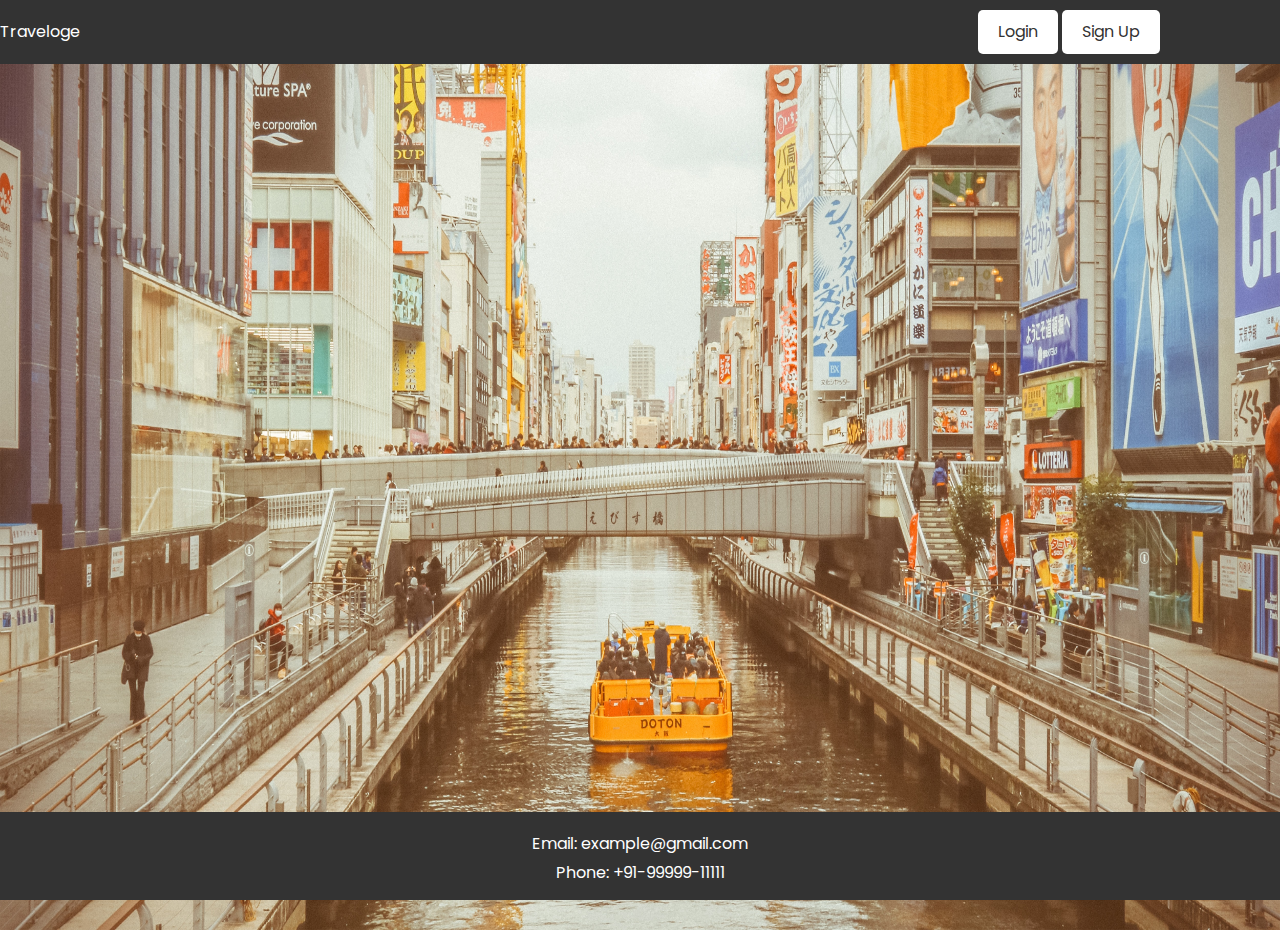
<file: index.html>
<!DOCTYPE html>
<html lang="en">
<head>
    <meta charset="UTF-8">
    <meta name="viewport" content="width=device-width, initial-scale=1.0">
    <title>Welcome to our Travel Site</title>
    <link rel="stylesheet" href="style.css">
    <link rel="stylesheet" href="https://cdn.jsdelivr.net/npm/bootstrap@4.5.2/dist/css/bootstrap.min.css">

</head>
<body>
    <header>
        <nav id="one">
            <div class="logo">Traveloge</div>
            <!-- <ul class="nav-links">
    <li><a href="#" onclick="showAlert()">Home</a></li>
</ul> -->

            <div class="auth-buttons">
                <a href="login.html"><button class="login-button">Login</button></a>
                <a href="signup.html"><button class="signup-button">Sign Up</button></a>                
            </div>
        </nav>
    </header>

    <div class="image-carousel">
        <div class="carousel">
          <img src="images/image1.jpg" alt="Image 1">
          <img src="images/image2.jpg" alt="Image 2">
          <img src="images/image3.jpg" alt="Image 3">
          <img src="images/image4.jpg" alt="Image 4">
          <img src="images/image5.jpg" alt="Image 5">
        </div>
      </div>
      

    <footer>
        <div class="contact-info">
            <p>Email: example@gmail.com</p>
            <p>Phone: +91-99999-11111</p>
        </div>
    </footer>
    <script src="script.js" defer></script>
</body>
</html>
</file>
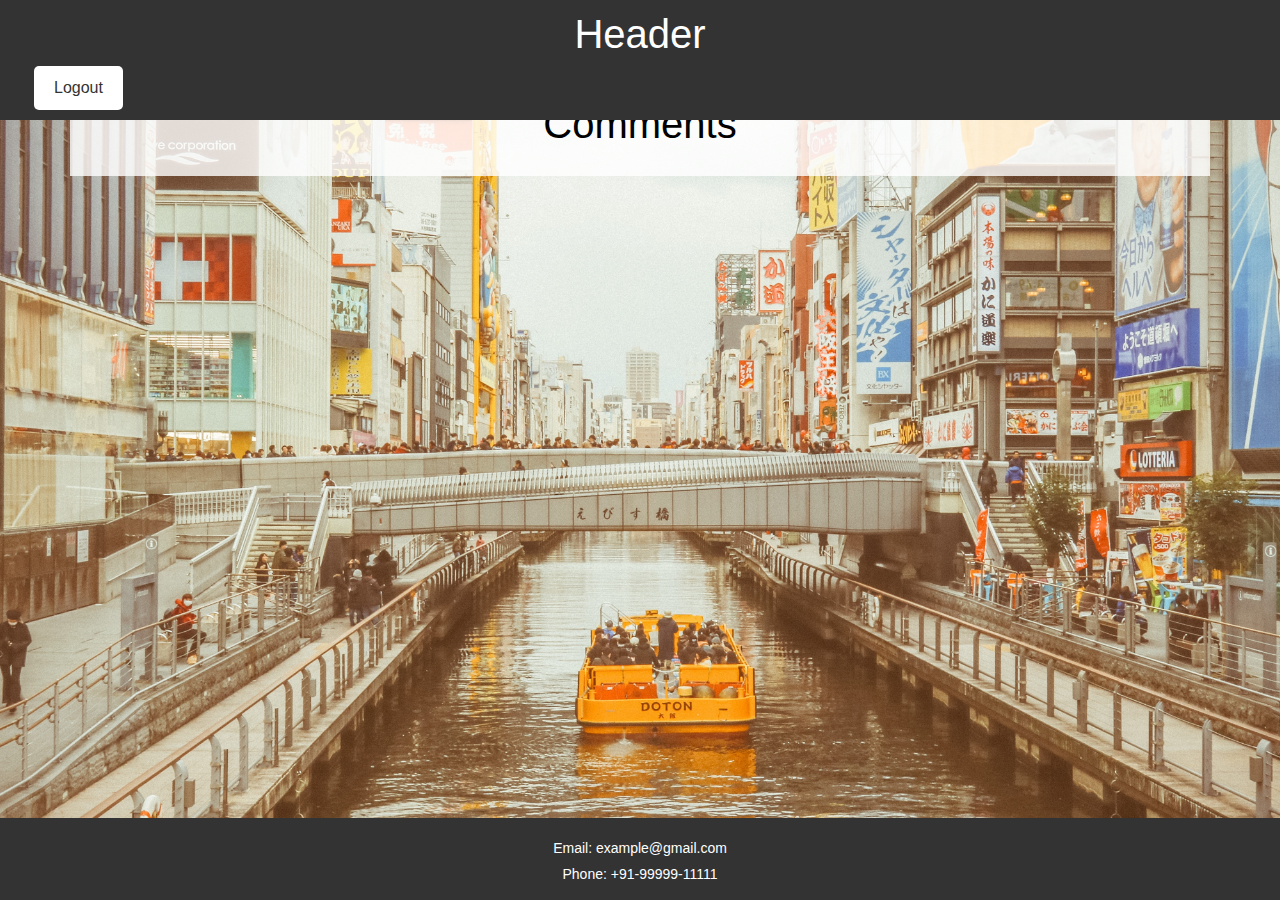
<file: fetch.html>
<!DOCTYPE html>
<html lang="en">
<head>
    <meta charset="UTF-8">
    <meta name="viewport" content="width=device-width, initial-scale=1.0">
    <title>Our Travel Comments</title>
    <link rel="stylesheet" href="fetch.css">
    <link rel="stylesheet" href="https://cdn.jsdelivr.net/npm/bootstrap@4.5.2/dist/css/bootstrap.min.css">

</head>
<body>
    <header>
        <h1>Header</h1>
        <div class="auth-buttons">
            <button class="logout-button" id="logoutButton">Logout</button>
        </div>
        
    </header>
   
    <div class="container">
        <h1>Comments</h1>
        <div class="row" id="card-row"></div>
    </div>
    <footer>
        <div class="contact-info">
            <p>Email: example@gmail.com</p>
            <p>Phone: +91-99999-11111</p>
        </div>
    </footer>
    
    <script src="fetch.js"></script>
</body>
</html>
</file>
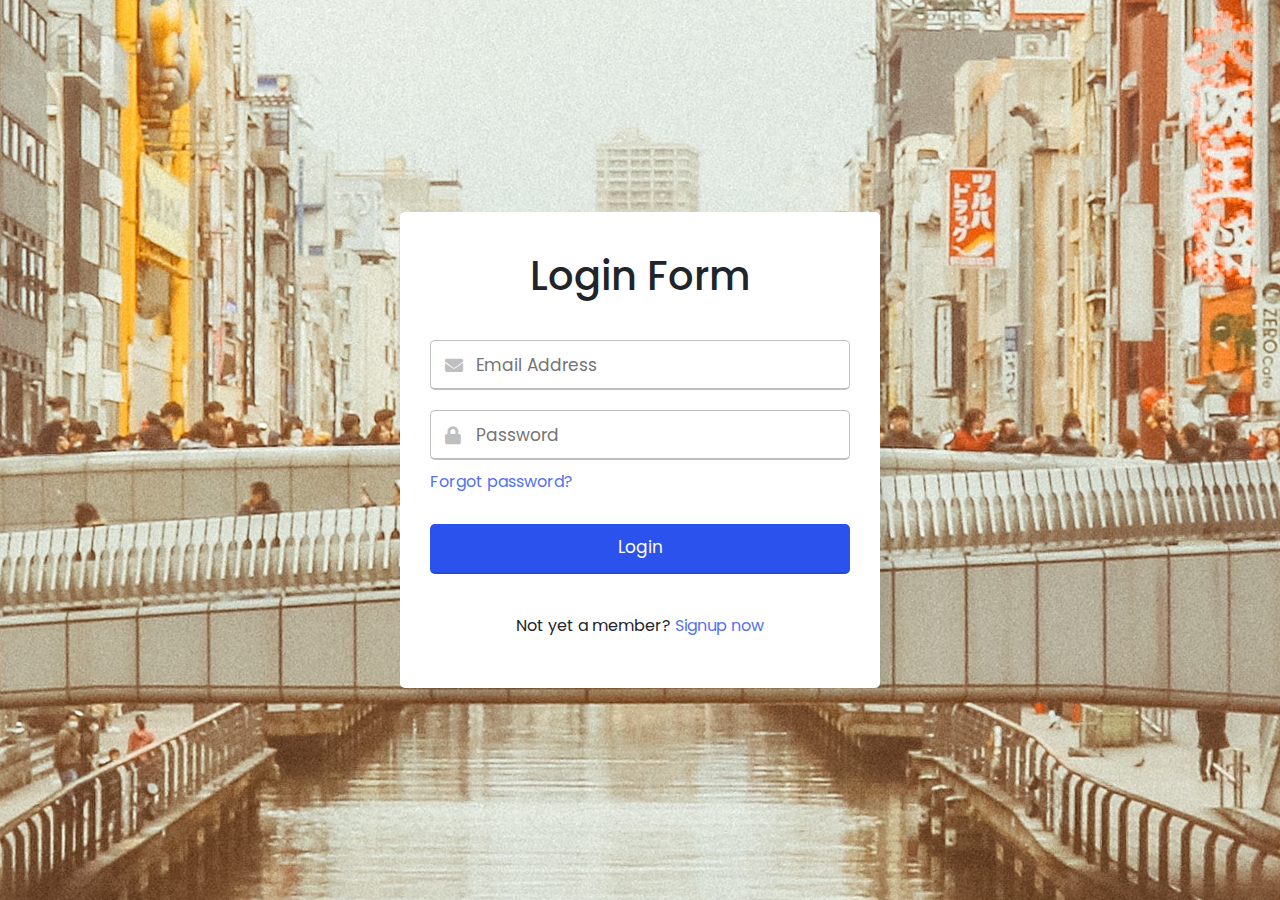
<file: login.html>
<!DOCTYPE html>
<html lang="en">
<head>
  <meta charset="UTF-8">
  <meta name="viewport" content="width=device-width, initial-scale=1.0">
  <title>Login and Signup</title>
  <link rel="stylesheet" href="common.css">
  <link rel="stylesheet" href="https://cdnjs.cloudflare.com/ajax/libs/font-awesome/5.15.3/css/all.min.css" title="Font Awesome">
  <link rel="stylesheet" href="https://cdn.jsdelivr.net/npm/bootstrap@4.5.2/dist/css/bootstrap.min.css">

</head>
<body>
<header class="wrapper" id="signup-wrapper">
    <h1>Login Form</h1>
    <form id="loginForm" action="fetch.html">
        <div class="field email">
            <div class="input-area">
                <input type="email" name="email" placeholder="Email Address" required>
                <i class="icon fas fa-envelope"></i>
                <i class="error error-icon fas fa-exclamation-circle"></i>
            </div>
            <div class="error error-txt">Email can't be blank</div>
        </div>
        <div class="field password">
            <div class="input-area">
                <input type="password" name="loginPassword" placeholder="Password" required>
                <i class="icon fas fa-lock"></i>
                <i class="error error-icon fas fa-exclamation-circle"></i>
            </div>
            <div class="error error-txt">Password can't be blank</div>
        </div>        
        <section class="pass-txt"><a href="#">Forgot password?</a></section>
        <input type="submit" value="Login">
    </form>
    <section class="sign-txt">Not yet a member? <a id="signup-link" href="signup.html">Signup now</a></section>
    
</header>
<script src="login.js"></script>
</body>
</html>
</file>
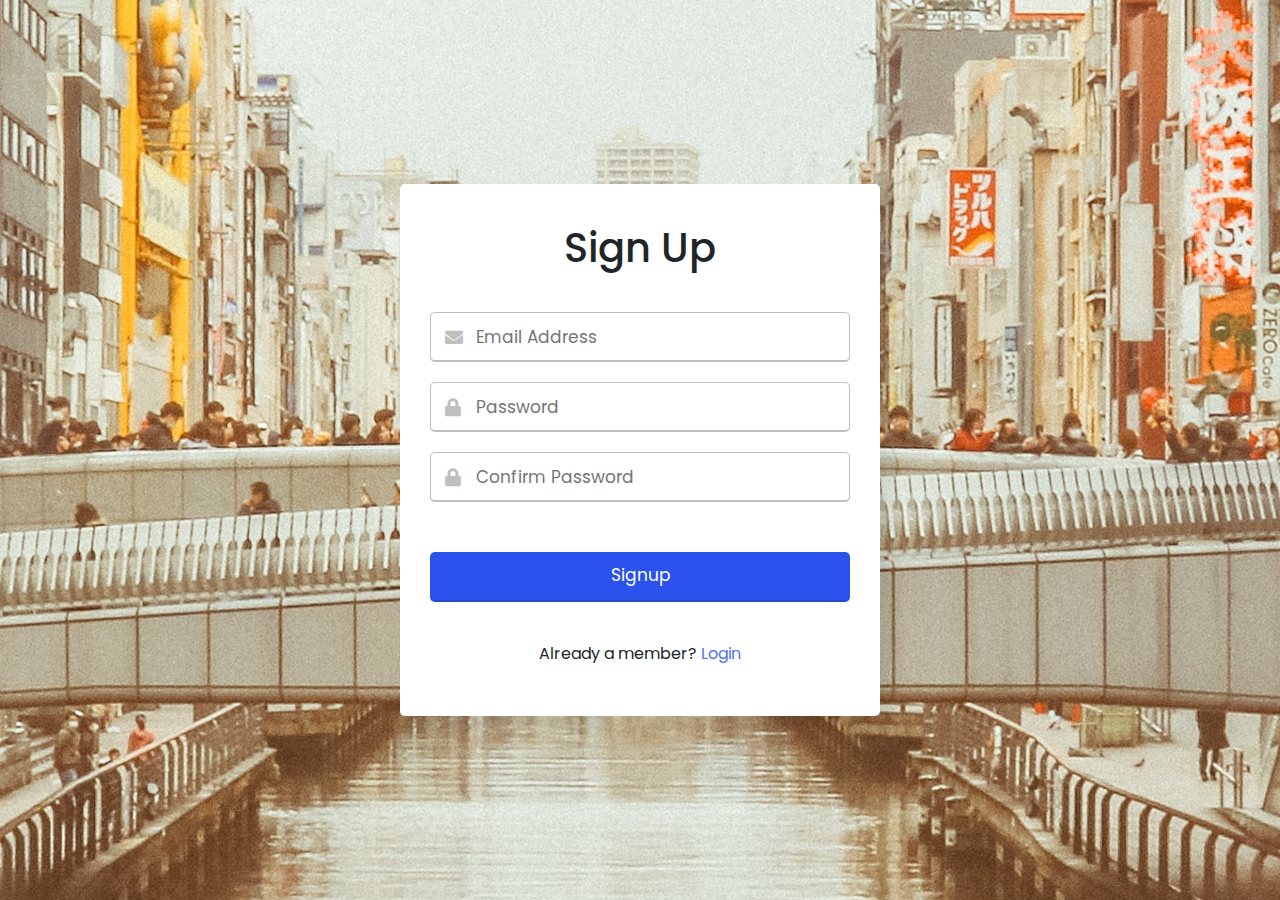
<file: signup.html>
<!DOCTYPE html>
<html lang="en">
<head>
  <meta charset="UTF-8">
  <meta name="viewport" content="width=device-width, initial-scale=1.0">
  <title>Login and Signup</title>
  <link rel="stylesheet" href="common.css">
  <link rel="stylesheet" href="https://cdnjs.cloudflare.com/ajax/libs/font-awesome/5.15.3/css/all.min.css" title="Font Awesome">
  <link rel="stylesheet" href="https://cdn.jsdelivr.net/npm/bootstrap@4.5.2/dist/css/bootstrap.min.css">

</head>
<body>
<header class="wrapper" id="signup-wrapper">
    <h1>Sign Up</h1>
    <form id="signupForm" action="login.html" onsubmit="return validateForm()" method="get">
        <div class="field email">
            <div class="input-area">
                <input type="email" name="email" placeholder="Email Address" required>
                <i class="icon fas fa-envelope"></i>
                <i class="error error-icon fas fa-exclamation-circle"></i>
            </div>
            <div class="error error-txt" id="emailError">Email can't be blank</div>
        </div>
        <div class="field password">
            <div class="input-area">
                <input type="password" name="password" id="password" placeholder="Password" minlength="8" maxlength="20" required>
                <i class="icon fas fa-lock"></i>
                <i class="error error-icon fas fa-exclamation-circle"></i>
            </div>
        </div>
        <div class="field password">
            <div class="input-area">
                <input type="password" name="password" id="confirmPassword" placeholder="Confirm Password" minlength="8" maxlength="20" required>
                <i class="icon fas fa-lock"></i>
                <i class="error error-icon fas fa-exclamation-circle"></i>
            </div>
            <div class="error error-txt" id="passwordError">Passwords do not match</div>
        </div>
        <input type="submit" value="Signup" >
    </form>
    <section class="login-txt">Already a member? <a id="login-link" href="login.html">Login</a></section>
</header>
<script src="signup.js"></script>
</body>
</html>
</file>
<file: style.css>
@import url('https://fonts.googleapis.com/css2?family=Poppins:wght@400;500;600&display=swap');

* {
  margin: 0;
  padding: 0;
  box-sizing: border-box;
  font-family: "Poppins", sans-serif;
}

body {
  width: 100%;
  height: 100vh;
  display: flex;
  align-items: center;
  justify-content: center;
  background: #5372F0;
  font-family: Arial, sans-serif;
}

::selection {
  color: #fff;
  background: #5372F0;
}

header {
    background-color: #333;
    color: #fff;
    padding: 10px 0;
    border: none;
    border-radius: 0;
    cursor: pointer;
    position: fixed;
    top: 0;
    left: 0;
    right: 0;
    z-index: 1000;
    display: flex;
    justify-content: space-between;
    align-items: center;
  }
  
  .nav-links {
    list-style: none;
    display: flex;
    align-items: center;
    margin: 0;
    padding: 0;
    margin-left: 20px; /* Add margin-left to create space between the logo and the links */
  }
  
  .nav-links li {
    align-items: center;
    margin-left: 20px;
    margin-right: 10px; /* Reduce the margin-right to bring the "Home" link closer to the buttons */
    display: inline;
  }
  
  .auth-buttons {
    display: flex;
    align-items: center;
    margin: 0;
    padding: 0;
    margin-left: 24px; 
  }
  
  .auth-buttons a:first-child button {
    margin-left: 870px; 
  }
  
  .auth-buttons button {
    background-color: #fff;
    color: #333;
    padding: 10px 20px;
    border: none;
    border-radius: 5px;
    cursor: pointer;
  }
  
 
  .logo, .nav-links, .auth-buttons {
    display: inline;
  }
  
  .image-carousel {
    width: 100%;
    overflow: hidden;
  }
  
  .carousel {
    display: flex;
    transition: transform 0.5s;
  }
  
  .carousel img {
    width: 100%;
    height: auto;
  }
  
  
footer {
  background-color: #333;
  color: white;
  text-align: center;
  padding: 10px;
  position: fixed;
  bottom: 0;
  width: 100%;
}

.contact-info {
  margin-top: 10px;
}

.contact-info p {
  margin: 5px;
}
</file>
<file: fetch.css>
.container {
    width: 80%;
    margin: 0 auto;
    text-align: center;
    font-family: Arial, sans-serif;
}

.card-row {
    display: flex;
    justify-content: space-between;
    margin-bottom: 20px;
}

.card {
    width: calc(33.33% - 10px);
    border: 1px solid #ccc;
    border-radius: 5px;
    padding: 10px;
    box-shadow: 0 2px 4px rgba(0, 0, 0, 0.1);
}

h2 {
    font-size: 18px;
    margin-bottom: 10px;
}

p {
    font-size: 14px;
    margin: 5px 0;
}
body {
    padding-top: 80px;
    background: url('images/image1.jpg') center center;
    background-size: cover;
    background-attachment: fixed; /* Keeps the background fixed while scrolling */
  }
  
  header {
    background-color: #333;
    color: #fff;
    padding: 10px ;
    text-align: center;
    border: none;
    border-radius: 0;
    cursor: pointer;
    position: fixed;
    top: 0;
    left: 0;
    right: 0;
    z-index: 1;
    display: flex;
    justify-content: space-between;
    align-items: center;
  }
  
  /* Style other elements and text for readability over the background */
  .container, footer {
    background: rgba(255, 255, 255, 0.8); /* Add a semi-transparent white background for readability */
    padding: 20px;
    color: #000;
  }

  .auth-buttons {
    display: flex;
    align-items: center;
    margin: 0;
    padding: 0;
    margin-left: 24px; 
  }

  .auth-buttons button {
    background-color: #fff;
    color: #333;
    padding: 10px 20px;
    border: none;
    border-radius: 5px;
    cursor: pointer;
  }
  footer {
    background-color: #333;
    color: white;
    text-align: center;
    padding: 10px;
    position: fixed;
    bottom: 0;
    width: 100%;
  }
  
  .contact-info {
    margin-top: 10px;
  }
  
  .contact-info p {
    margin: 5px;
  }
</file>
<file: common.css>
@import url('https://fonts.googleapis.com/css2?family=Poppins:wght@400;500;600&display=swap');
* {
    margin: 0;
    padding: 0;
    box-sizing: border-box;
    font-family: "Poppins", sans-serif;
}
body {
    width: 100%;
    height: 100vh;
    display: flex;
    align-items: center;
    justify-content: center;
    background: url('images/image1.jpg') center center;
    font-family: Arial, sans-serif;
}
.wrapper {
    width: auto;
    height: auto;
    padding: 40px 30px 50px 30px;
    background: #fff;
    border-radius: 5px;
    text-align: center;
    box-shadow: 10px 10px 15px rgba(0,0,0,0.1);
}

.wrapper form {
    margin: 40px 0;
}

form .field{
    width: 100%;
    margin-bottom: 20px;
  }
  form .field.shake{
    animation: shake 0.3s ease-in-out;
  }
  @keyframes shake {
    0%, 100%{
      margin-left: 0px;
    }
    20%, 80%{
      margin-left: -12px;
    }
    40%, 60%{
      margin-left: 12px;
    }
  }
  form .field .input-area{
    height: 50px;
    width: 100%;
    position: relative;
  }

  .task-input {
    width: 100%;
    height: 100%;
    outline: none;
    padding: 0 45px;
    font-size: 18px;
    background: none;
    caret-color: #5372F0;
    border-radius: 10px;
    border: 1px solid #bfbfbf;
    border-bottom-width: 2px;
    transition: all 0.2s ease;
    color: #bfbfbf;
  }
  
  .task-input::placeholder {
    color: #bfbfbf;
    font-size: 17px;
  }
  
form input, #push{
  width: 100%;
  height: 100%;
  outline: none;
  padding: 0 45px;
  font-size: 18px;
  background: none;
  caret-color: #5372F0;
  border-radius: 5px;
  border: 1px solid #bfbfbf;
  border-bottom-width: 2px;
  transition: all 0.2s ease;
}
form .field input:focus,
form .field.valid input{
  border-color: #5372F0;
}
form .field.shake input,
form .field.error input{
  border-color: #dc3545;
}
.field .input-area i{
  position: absolute;
  top: 50%;
  font-size: 18px;
  pointer-events: none;
  transform: translateY(-50%);
}
.input-area .icon{
  left: 15px;
  color: #bfbfbf;
  transition: color 0.2s ease;
}
.input-area .error-icon{
  right: 15px;
  color: #dc3545;
}
form input, #push:focus ~ .icon,
form .field.valid .icon{
  color: #5372F0;
}
form .field.shake input:focus ~ .icon,
form .field.error input:focus ~ .icon{
  color: #bfbfbf;
}
form input, #push::placeholder{
  color: #bfbfbf;
  font-size: 17px;
}
form .field .error-txt{
  color: #dc3545;
  text-align: left;
  margin-top: 5px;
}
form .field .error{
  display: none;
}
form .field.shake .error,
form .field.error .error{
  display: block;
}
form .pass-txt{
  text-align: left;
  margin-top: -10px;
}
.wrapper a{
  color: #5372F0;
  text-decoration: none;
}
.wrapper a:hover{
  text-decoration: underline;
}
form input[type="submit"],#push{
  height: 50px;
  margin-top: 30px;
  color: #fff;
  padding: 0;
  border: none;
  background: #5372F0;
  cursor: pointer;
  border-bottom: 2px solid rgba(0,0,0,0.1);
  transition: all 0.3s ease;
}
form input[type="submit"],#push:hover{
  background: #2c52ed;
}
</file>
